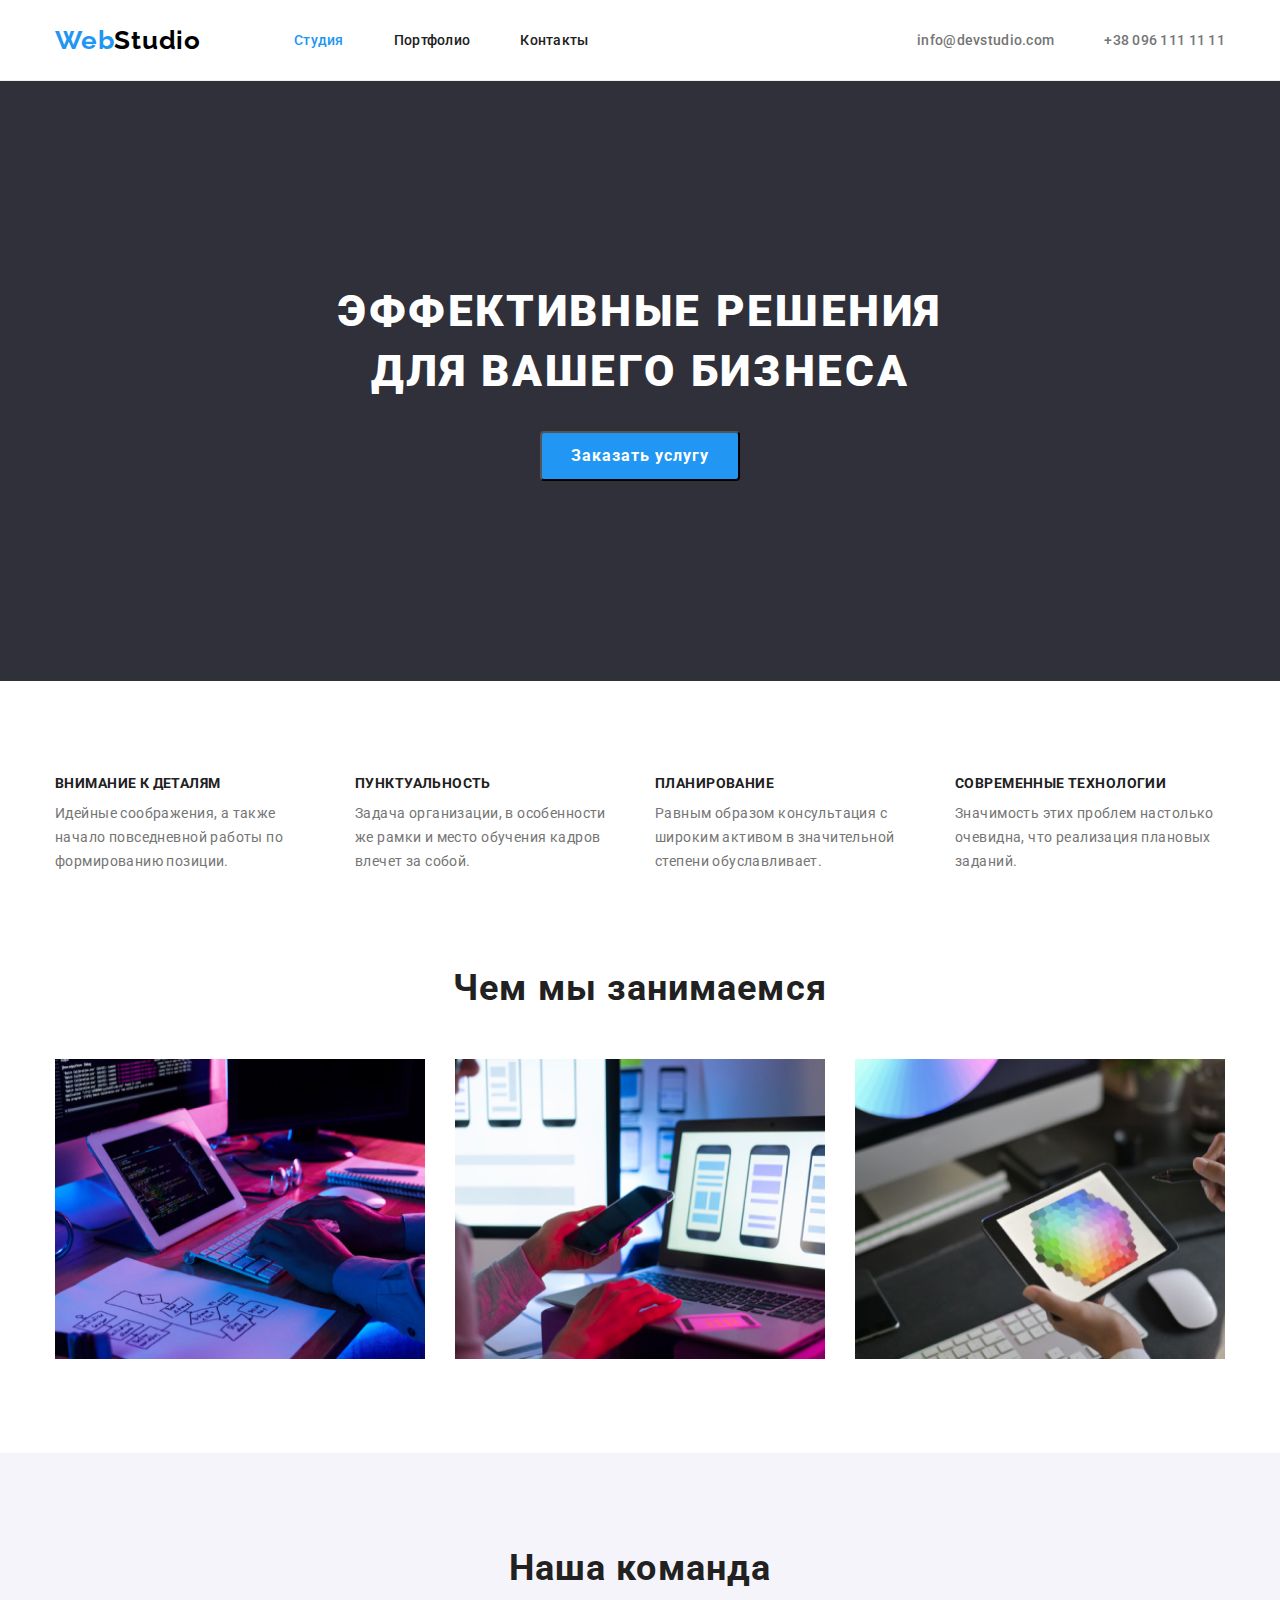
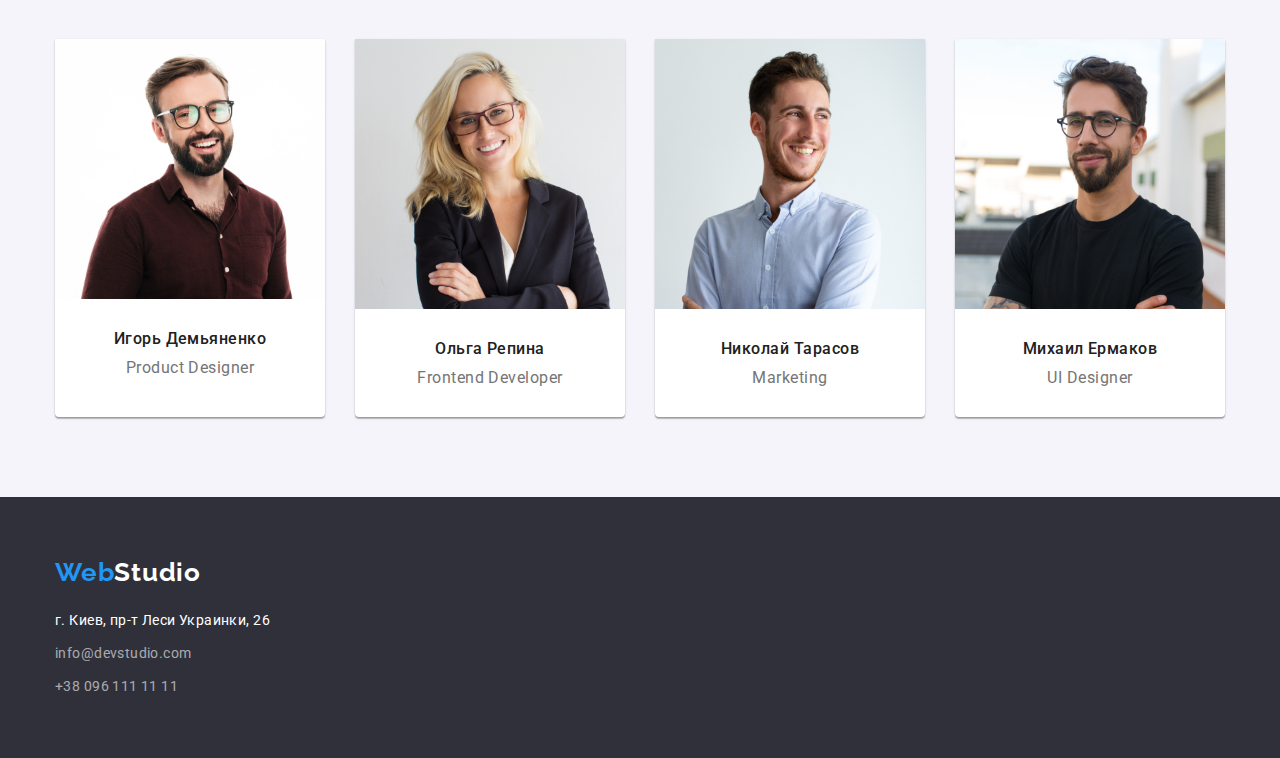
<file: index.html>
<!DOCTYPE html>
<html lang="ru">
<head>
    <meta charset="UTF-8">
    <meta http-equiv="X-UA-Compatible" content="IE=edge">
    <meta name="viewport" content="width=device-width, initial-scale=1.0">
    <link rel="preconnect" href="https://fonts.googleapis.com">
    <link rel="preconnect" href="https://fonts.gstatic.com" crossorigin>
    <link href="https://fonts.googleapis.com/css2?family=Raleway:wght@700&family=Roboto:wght@400;500;700;900&display=swap" rel="stylesheet">
    <link rel="stylesheet" href="modern-normalize.css">
    <link rel="stylesheet" href="style.css">
    <title>WebStudio</title>
</head>
<body>
     <!--Хэдер-->
     <header>
        <div class="container section">
            <nav class="navigation">
                <a class="webstudiolink" href="#"><span class="web-blue">Web</span><span class="studio-up">Studio</span></a>
                <ul class="navlist">
                    <li class="navlinks">
                        <a class="navlinksitem current" href="index.html">Студия</a>
                    </li>
                    <li class="navlinks">
                        <a class="navlinksitem" href="portfolio.html">Портфолио</a>
                    </li>
                    <li class="navlinks">
                        <a class="navlinksitem" href="#">Контакты</a>
                    </li>
                </ul>
            </nav>    
            <ul class="navlistcontacts">
                <li class="navlistcontact-li">
                    <a class="navlinkscont" href="mailto:info@devstudio.com">info@devstudio.com</a>
                </li>
                <li class="navlistcontact-li">
                    <a class="navlinkscont" href="tel:+380961111111">+38 096 111 11 11</a>
                </li>
            </ul>
        </div>
     </header>    
     <main>
         <!--hero-->
        <section class="section1">
            <div class="container">
                <h1>Эффективные решения <br>для вашего бизнеса</h1>
                <button class="order-btn" type="button">Заказать услугу</button>
            </div>
        </section>
        <section class="section2">
            <div class="container">
                <ul class="ul-section2">
                    <li class="li-section2">
                        <h3 class="description-section2-h3">Внимание к деталям</h3>
                        <p class="description-section2-p">Идейные соображения, а также начало повседневной работы по формированию позиции.</p>
                    </li>
                    <li class="li-section2">
                        <h3 class="description-section2-h3">Пунктуальность</h3>
                        <p class="description-section2-p">Задача организации, в особенности же рамки и место обучения кадров влечет за собой.</p>
                    </li>
                    <li class="li-section2">
                        <h3 class="description-section2-h3">Планирование</h3>
                        <p class="description-section2-p">Равным образом консультация с широким активом в значительной степени обуславливает.</p>
                    </li>
                    <li class="li-section2">
                        <h3 class="description-section2-h3">Современные технологии</h3>
                        <p class="description-section2-p">Значимость этих проблем настолько очевидна, что реализация плановых заданий.</p>
                    </li>
                </ul>
            </div>
        </section>
        <!--Чем мы занимаемся-->
        <section class="section3">
            <div class="container">
                <h2 class="section3-h2">Чем мы занимаемся</h2>
                <ul class="ul-section3">
                    <li class="li-img">
                        <img src="./img/we_do/box-1.jpg" alt="верстка" width="370" height="300">
                    </li>
                    <li class="li-img">
                        <img src="./img/we_do/box-2.jpg" alt="мобильные приложения" width="370" height="300">
                    </li>
                    <li class="li-img">
                        <img src="./img/we_do/box-3.jpg" alt="отличный дизайн" width="370" height="300">
                    </li>
                </ul>
            </div>
        </section>
        <!--Наша  команда.-->
        <section class="section4">
           <div class="container">
                <h2 class="section4-h2">Наша команда</h2>
                <ul class="ul-section4">
                    <li class="li-section4">
                        <img src="./img/team/team-card-1.jpg" alt="Игорь Демьяненко" width="270" height="260">
                        <div class="li-h3p">
                            <h3 class="section4-h3">Игорь Демьяненко</h3>
                            <p class="section4-position">Product Designer</p>
                        </div>
                    </li>
                    <li class="li-section4">
                        <img src="./img/team/team-card-2.jpg" alt="Ольга Репина" width="270" height="270">
                        <div class="li-h3p">
                            <h3 class="section4-h3">Ольга Репина</h3>
                            <p class="section4-position">Frontend Developer</p>
                        </div>
                    </li>
                    <li class="li-section4">
                        <img src="./img/team/team-card-3.jpg" alt="Николай Тарасов" width="270" height="270">
                        <div class="li-h3p">
                            <h3 class="section4-h3">Николай Тарасов</h3>
                            <p class="section4-position">Marketing</p>
                        </div>
                    </li>
                    <li class="li-section4">
                        <img src="./img/team/team-card-4.jpg" alt="Михаил Ермаков" width="270" height="270">
                        <div class="li-h3p">
                            <h3 class="section4-h3">Михаил Ермаков</h3>
                            <p class="section4-position">UI Designer</p>
                        </div>
                    </li>
                </ul>
           </div>
        </section>
     </main>
     <!--Footer-->
     <footer class="footer">    
        <div class="container">
            <a class="webstudiolink" href="#"><span class="web-blue">Web</span><span class="studio-down">Studio</span></a>   
            <address class="footer-adress">
                <a class="footer-map" href="#">г. Киев, пр-т Леси Украинки, 26</a>
                <a class="footer-mail" href="mailto:info@devstudio.com">info@devstudio.com</a>
                <a class="footer-contacts" href="tel:+380961111111">+38 096 111 11 11</a>
            </address>   
        </div>
     </footer> 
</body>
</html>
</file>
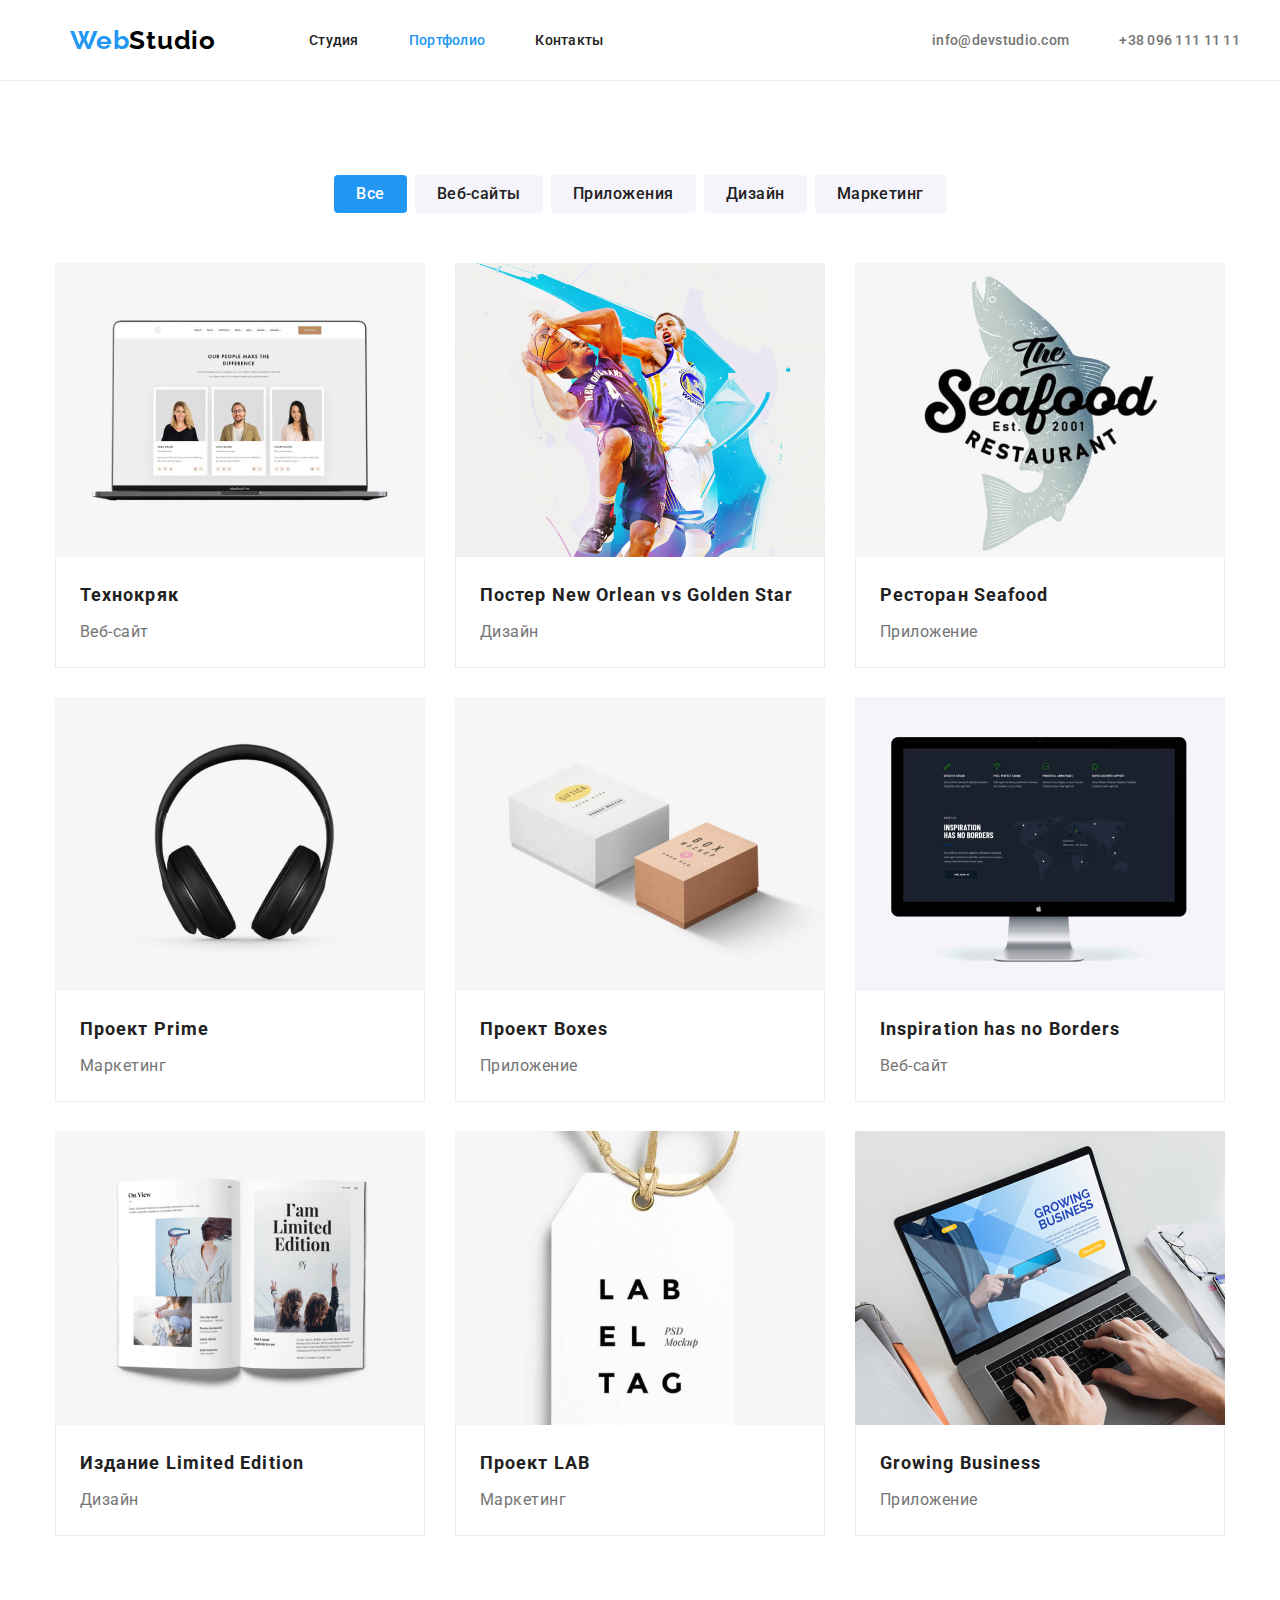
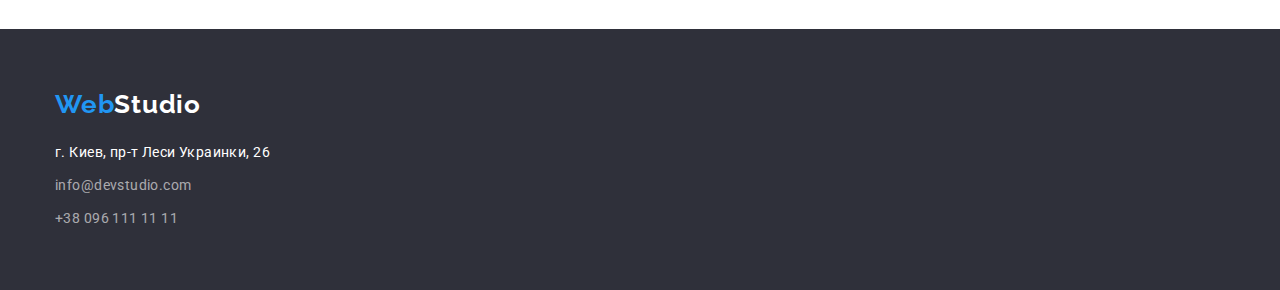
<file: portfolio.html>
<!DOCTYPE html>
<html lang="ru">
<head>
    <meta charset="UTF-8">
    <meta http-equiv="X-UA-Compatible" content="IE=edge">
    <meta name="viewport" content="width=device-width, initial-scale=1.0">
    <link rel="preconnect" href="https://fonts.googleapis.com">
    <link rel="preconnect" href="https://fonts.gstatic.com" crossorigin>
    <link href="https://fonts.googleapis.com/css2?family=Raleway:wght@700&family=Roboto:wght@400;500;700;900&display=swap" rel="stylesheet">
    <link rel="stylesheet" href="modern-normalize.css">
    <link rel="stylesheet" href="style.css">
    <title>WebStudio</title>
</head>
<body>
    <!--Хэдер-->
    <header>
        <div class="container">
            <div class="container section">
                <div class="nav-container">
                    <a class="webstudiolink" href="#"><span class="web-blue">Web</span><span class="studio-up">Studio</span></a>     
                    <nav class="navigation">
                        <ul class="navlist">
                            <li class="navlinks">
                                <a class="navlinksitem" href="index.html">Студия</a>
                            </li>
                            <li class="navlinks">
                                <a class="navlinksitem  current" href="portfolio.html">Портфолио</a>
                            </li>
                            <li class="navlinks">
                                <a class="navlinksitem" href="#">Контакты</a>
                            </li>
                        </ul>
                    </nav>    
                </div>
                <div class="navlinkscontact-container">
                    <ul class="navlistcontacts">
                        <li class="navlistcontact-li">
                            <a class="navlinkscont" href="mailto:info@devstudio.com">info@devstudio.com</a>
                        </li>
                        <li class="navlistcontact-li">
                            <a class="navlinkscont" href="tel:+380961111111">+38 096 111 11 11</a>
                        </li>
                    </ul>
                </div>
            </div>
        </div>
    </header> 
    <main>
        <section class="section5">
            <div class="container">
                    <!--Навигация по галерее-->
                <ul class="navlist portfolio">
                    <li class="filter-li">
                        <button type="button" class="navlinksitem filter current">Все</button>
                    </li>
                    <li class="filter-li">
                        <button type="button" class="navlinksitem filter">Веб-сайты</button>
                    </li>
                    <li class="filter-li">
                        <button type="button" class="navlinksitem filter">Приложения</button>
                    </li>
                    <li class="filter-li">
                        <button type="button" class="navlinksitem filter">Дизайн</button>
                    </li>
                    <li class="filter-li">
                        <button type="button" class="navlinksitem filter">Маркетинг</button>
                    </li>
                </ul>        
                <!--Портфолио-->
                <ul class="ul-gallery">
                    <li class="li-gallery">
                        <a class="gallery-items" href="#">
                            <img src="./img2/1.jpg" alt="Технокряк" width="370" height="294">
                        <div class="gallery-ph3">
                                <h3 class="gallery-h3">Технокряк</h3>
                                <p class="categories">Веб-сайт</p>
                        </div>
                        </a>
                    </li>
                    <li class="li-gallery">
                        <a class="gallery-items" href="#">
                            <img src="./img2/2New-Orlean-vs-Golden-Star.jpg" alt="New Orlean vs Golden Star" width="370" height="294">
                            <div class="gallery-ph3">
                                <h3 class="gallery-h3">Постер New Orlean vs Golden Star</h3>
                                <p class="categories">Дизайн</p>
                            </div>
                        </a>
                    </li>
                    <li class="li-gallery">
                        <a class="gallery-items" href="#">
                            <img src="./img2/3Seafood.jpg" alt="Ресторан Seafood" width="370" height="294">
                            <div class="gallery-ph3">
                                <h3 class="gallery-h3">Ресторан Seafood</h3>
                                <p class="categories">Приложение</p>
                            </div>
                        </a>
                    </li>
                    <li class="li-gallery">
                        <a class="gallery-items" href="#">
                            <img src="./img2/4Prime.jpg" alt="Проект Prime" width="370" height="294">
                            <div class="gallery-ph3">
                                <h3 class="gallery-h3">Проект Prime</h3>
                                <p class="categories">Маркетинг</p>
                            </div>
                        </a>
                    </li>
                    <li class="li-gallery">
                        <a class="gallery-items" href="#">
                            <img src="./img2/5Boxes.jpg" alt="Проект Boxes" width="370" height="294">
                        <div class="gallery-ph3">
                                <h3 class="gallery-h3">Проект Boxes</h3>
                                <p class="categories">Приложение</p>
                        </div>
                        </a>
                    </li>
                    <li class="li-gallery">
                        <a class="gallery-items" href="#">
                            <img src="./img2/6Inspiration-has-no-Borders.jpg" alt="Inspiration has no Borders" width="370" height="294">
                            <div class="gallery-ph3">
                                <h3 class="gallery-h3">Inspiration has no Borders</h3>
                                <p class="categories">Веб-сайт</p>
                            </div>
                        </a>
                    </li>
                    <li class="li-gallery">
                        <a class="gallery-items" href="#">
                            <img src="./img2/7-Limited-Edition.jpg" alt="Издание Limited Edition" width="370" height="294">
                            <div class="gallery-ph3">
                                <h3 class="gallery-h3">Издание Limited Edition</h3>
                                <p class="categories">Дизайн</p>
                            </div>
                        </a>
                    </li>
                    <li class="li-gallery">
                        <a class="gallery-items" href="#">
                            <img src="./img2/8-LAB.jpg" alt="Проект LAB" width="370" height="294">
                        <div class="gallery-ph3">
                                <h3 class="gallery-h3">Проект LAB</h3>
                                <p class="categories">Маркетинг</p>
                        </div>
                        </a>
                    </li>
                    <li class="li-gallery">
                        <a class="gallery-items" href="#">
                            <img src="./img2/9Growing-Business.jpg" alt="Growing Business" width="370" height="294">
                            <div class="gallery-ph3">
                                <h3 class="gallery-h3">Growing Business</h3>
                                <p class="categories">Приложение</p>
                            </div>
                        </a>
                    </li>
                </ul>
            </div>
        </section>
    </main>
    <!--Footer-->
    <footer class="footer">    
        <div class="container">
            <a class="webstudiolink" href="#"><span class="web-blue">Web</span><span class="studio-down">Studio</span></a>   
            <address class="footer-adress">
                <a class="footer-map" href="#">г. Киев, пр-т Леси Украинки, 26</a>
                <a class="footer-mail" href="mailto:info@devstudio.com">info@devstudio.com</a>
                <a class="footer-contacts" href="tel:+380961111111">+38 096 111 11 11</a>
            </address>   
        </div>
     </footer> 
</body>
</html>
</file>
<file: style.css>
*{
    text-decoration: none;
    list-style-type: none;
    
}
h1,h2,h3,h4,h5,p{
    margin-top: 0;
    margin-bottom: 0;
}
ol,ul{
    margin-top: 0;
    margin-bottom: 0;
    padding-left: 0;
}
img{
    display: block;
}
body{
    font-family: 'Roboto';
}
main{
}
.container{
    width: 1200px;
    margin-left: auto;
    margin-right: auto;
    padding-left: 15px;
    padding-right: 15px;
}


                                /* Хедер */

header{
    border-bottom:1px solid #ECECEC;
}
.section{
    display: flex;
    justify-content: space-between;
    align-items: center;
}
.nav-container{
    display: flex;
    align-items: center;
}
.navigation{
    display: flex;
    justify-content: start;
    align-items: center;
}
.navlist{
    margin-left: 93px;
}
.navlinks{
    
}
.navlinks:nth-last-child(n+2){
    margin-right: 50px;
}
.navlinksitem{
    display: block;
    padding-top: 32px;
    padding-bottom: 32px;
}
ul.navlist li{
    display: inline;
}
.web-blue{
    color: #2196F3;
}
.navlistcontacts{
    display: flex;
}
.navlinkscont{
    padding: 32px 0;
    color: #757575;
    font-style: normal;
    font-weight: 500;
    font-size: 14px;
    line-height: 16px;
    letter-spacing: 0.02em;
}
.navlistcontact-li:nth-last-child(2n){
    margin-right: 50px;
}

                            /* Hero */

.section1{
    background-color: #2F303A;
    padding: 200px 0;
}
.section1-1{
    display: flex;
    flex-direction: column;
    align-items: center;
    margin: 200px auto;
}
.section1-container{
    display: flex;
    flex-direction: column;
    align-items: center;
    padding: 200px 0;
}
.order-btn{
    display: block;
    margin-top: 30px;
    cursor: pointer;
    width: 200px;
    height: 50px;
    font-weight: 700;
    font-size: 16px;
    line-height: 30px;
    text-align: center;
    letter-spacing: 0.06em;
    color: #FFFFFF;
    background-color:#2196F3;
    border-radius: 4px;
    margin-left: auto;
    margin-right: auto;
}

.order-btn:hover,
.order-btn:focus{
    background-color: #188CE8;
}
h1{ 
    margin: 0;
    font-weight: 900;
    font-size: 44px;
    line-height: 60px;
    text-align: center;
    letter-spacing: 0.06em;
    text-transform: uppercase;
    color: #FFFFFF;
}
.webstudiolink{
    font-family: 'Raleway';
    font-weight: 700;
    font-size: 26px;
    line-height: 31px;
    letter-spacing: 0.03em;
}

.studio-up{
    color: black;
}
.studio-down{
    color: #FFFFFF;
}
.navigation{
    font-style: normal;
    font-weight: 500;
    font-size: 14px;
    line-height: 16px;
    letter-spacing: 0.02em;
    color: #212121;
}

.navlinksitem:hover,
.navlinksitem:focus{
    color: #2196F3;
}
.navlinksitem.current{
    color: #2196F3;
}
.navlinksitem{
    color: #212121;
}
.navlistcontacts{
    
}
.navlinkscont:hover,
.navlinkscont:focus{
    color:#2196F3;
}

/*section 2*/
.section2{
    padding-top: 94px;
}
.ul-section2{
    display: flex;
    padding: 0;
   
    margin-left: auto;
    margin-right: auto;
} 
.li-section2{
    width: 270px;
}
.li-section2:not(:nth-child(4n)){
    margin-right: 30px;
}
.description-section2-h3{
    font-weight: 700;
    font-size: 14px;
    line-height: 16px;
    letter-spacing: 0.03em;
    text-transform: uppercase;
    color: #212121;
    margin-bottom: 10px;
}
.description-section2-p{
    font-weight: 400;
    font-size: 14px;
    line-height: 24px;
    letter-spacing: 0.03em;
    color: #757575;
    
} 
/*section 3*/

.section3{
    padding-bottom: 94px;
    padding-top: 94px;
}
.section3-h2{
    font-weight: 700;
    font-size: 36px;
    line-height: 42px;
    text-align: center;
    letter-spacing: 0.03em;
    color: #212121;
    margin-bottom: 50px;
} 
.ul-section3{
    display:flex;
    flex-wrap: wrap;
}

.li-img:not(:nth-child(3n)){
    margin-right: 30px;
}
.li-img:not(:nth-last-child(-n+3)){
    margin-bottom: 30px;
}
/*section 4*/

.section4{
    background-color: #F5F4FA;
}
.section4{
    padding-top: 94px;
    padding-bottom: 80px;
}
.ul-section4{
    display: flex;
    flex-wrap: wrap;
}

.section4-h2{
    font-weight: 700;
    font-size: 36px;
    line-height: 42px;
    text-align: center;
    letter-spacing: 0.03em;
    color: #212121;
    margin-bottom: 50px;
}
.li-section4{
    width: 270px;
    background-color: #fff;
    box-shadow: 0px 1px 3px rgba(0, 0, 0, 0.12), 0px 1px 1px rgba(0, 0, 0, 0.14), 0px 2px 1px rgba(0, 0, 0, 0.2);
    border-radius: 0px 0px 4px 4px;
}
.li-section4:not(:nth-child(4n)){
    margin-right: 30px;
}
.section4-h3{
    font-weight: 500;
    font-size: 16px;
    line-height: 19px;
    text-align: center;
    letter-spacing: 0.03em;
    color: #212121;
}
.section4-position{
    font-weight: 400;
    font-size: 16px;
    line-height: 19px;
    text-align: center;
    letter-spacing: 0.03em;
    color: #757575;
    margin-top: 10px;
}
.li-h3p{
    padding: 30px 0;
}
                            /*footer*/
.footer{
    background-color: #2F303A;
    padding: 60px 0;
}
.footer>.container{
    display: flex;
    flex-direction: column;
    margin: auto;
}
.footer-adress{
    display: flex;
    flex-direction: column;
    font-weight: 400;
    font-size: 14px;
    font-style: normal;
    line-height: 24px;
    letter-spacing: 0.03em;
    color: #FFFFFF;
}
.footer-map{
    display: block;
    margin-bottom: 9px;
    color: #FFFFFF;
}
.footer-mail{
    display: block;
    font-weight: 400;
    font-size: 14px;
    line-height: 24px;
    letter-spacing: 0.03em;
    color: rgba(255, 255, 255, 0.6);
    margin-bottom: 9px;
}
.footer-contacts{
    display: block;
    font-weight: 400;
    font-size: 14px;
    line-height: 24px;
    letter-spacing: 0.03em;
    color: rgba(255, 255, 255, 0.6);
}
.footer-map:hover,
.footer-map:focus{
    color: #2196F3;
}
.footer-contacts:hover,
.footer-contacts:focus{
    color: #2196F3;
} 
.footer-mail:hover,
.footer-mail:focus{
    color: #2196F3;
} 
footer .webstudiolink{
    margin-bottom: 20px;
}
.address-footer{
    padding-bottom: 9px;
}
.mail-footer{
    padding-bottom: 9px;
}
.tel-footer{
    padding-bottom: 60px;
}
                             /*Портфолио*/ 

                            /*Фильтр*/

.section5{
    padding: 94px 0px 94px 0px;
}
.navlist{
    display: flex;
    justify-content: center;  
}
.filter{
    cursor: pointer;
    font-weight: 500;
    font-size: 16px;
    line-height: 26px;   
    text-align: center;
    letter-spacing: 0.03em;
    color: #212121;
    border: none;
    
    padding: 6px 22px;
    background-color: #F5F4FA;
    border-radius: 4px;
}
.filter-li:not(:nth-last-child(1)){
    margin-right: 8px;
}
.portfolio{
    margin:0px 0px 50px 0px;
}
.filter:hover,
.filter:focus {
    background-color: #2196F3;
    color: #F5F4FA;
}
.filter.current{
    background-color: #2196F3;
    color: #FFFFFF;
}

                                /*Галерея*/
.gallery-items{
    width: 370px;
    height: 404px;
    background-color: #fff;
    display: flex;
    flex-direction: column;
    /* border: 1px solid #EEEEEE; */
}
.gallery-ph3{
    padding: 20px 24px 20px 24px;
    border-left: 1px solid #EEEEEE;
    border-right: 1px solid #EEEEEE;
    border-bottom: 1px solid #EEEEEE;
}
.gallery-h3{
    font-weight: 700;
    font-size: 18px;
    line-height: 36px;
    letter-spacing: 0.06em;
    color: #212121;
    display: block;
    margin-bottom: 4px;
}
.categories{
    font-weight: 400;
    font-size: 16px;
    line-height: 30px;
    letter-spacing: 0.03em;
    color: #757575;
    display: block;
    /* padding:4px 24px 20px 24px; */
}
.ul-gallery{
    display: flex;
    flex-wrap: wrap;
    
}

.li-gallery:not(:nth-last-child(-n+3)){
    margin-bottom: 30px;
}
.li-gallery:not(:nth-child(3n)){
    margin-right: 30px;
}
</file>
